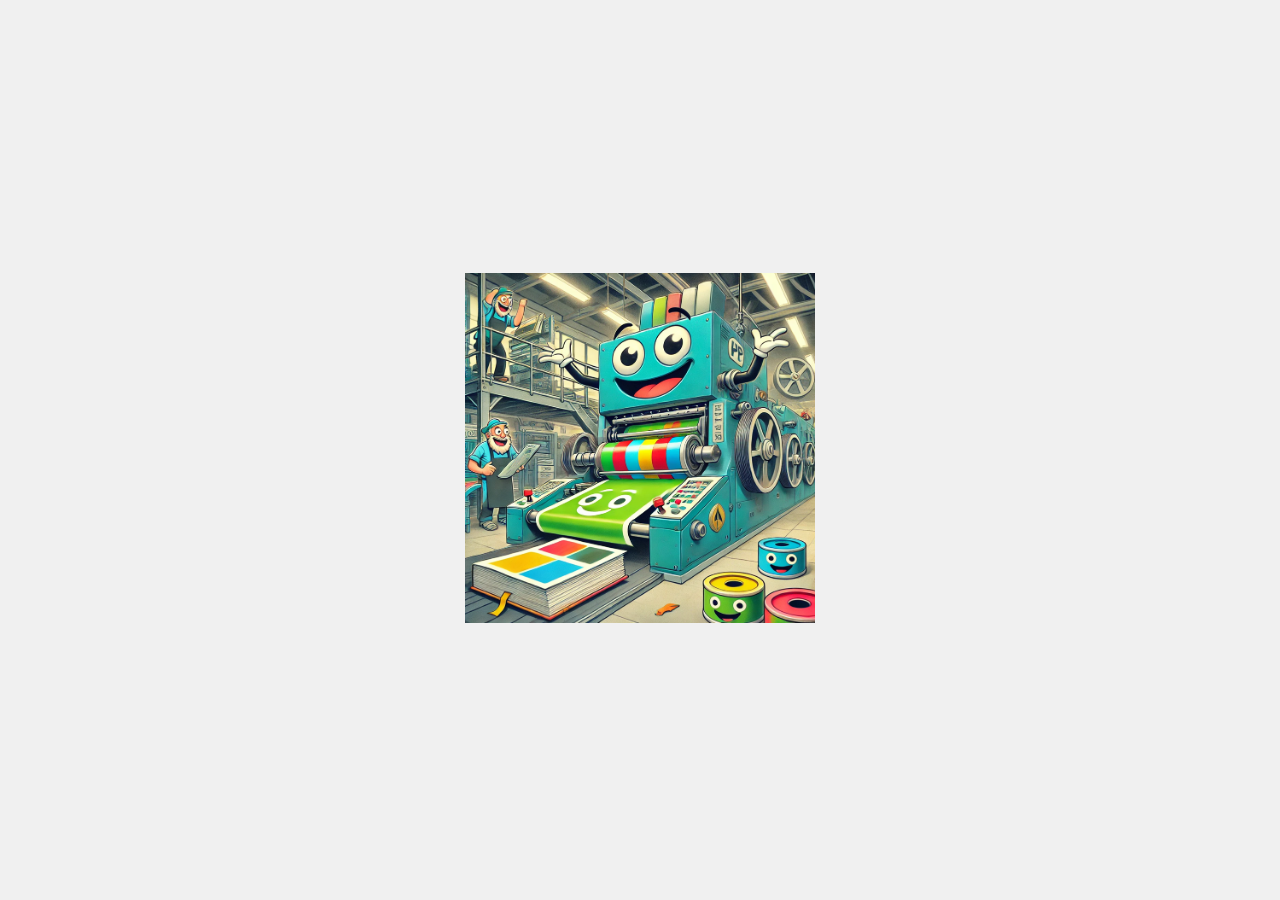
<file: index.html>
<!-- <!DOCTYPE html>
<html lang="en">
  <head>
    <meta charset="UTF-8" />
    <meta http-equiv="X-UA-Compatible" content="IE=edge" />
    <meta name="viewport" content="width=device-width, initial-scale=1.0" />
    <title>My original Resume</title>
    <link rel="preconnect" href="https://fonts.googleapis.com" />
    <link rel="preconnect" href="https://fonts.gstatic.com" crossorigin />
    <link
      href="https://fonts.googleapis.com/css2?family=Montserrat:wght@100..900&display=swap"
      rel="stylesheet"
    />
    <style>
      body {
        margin: 0;
        padding: 0;
        display: flex;
        justify-content: center;
        align-items: center;
        height: 100vh;
        background-color: #f0f0f0;
      }

      .portfolio {
        position: relative;
        display: inline-block;
        width: 350px;
      }

      .portfolio img {
        width: 100%;
      }

      .portfolio .descr {
        position: absolute;
        top: 0;
        left: 0;
        width: 100%;
        height: 100%;
        display: flex;
        justify-content: center;
        align-items: center;
        background-color: rgba(0, 0, 0, 0.7);
        opacity: 0;
        transition: opacity 0.3s ease;
      }

      .portfolio:hover .descr {
        opacity: 1;
      }

      .descr a {
        color: white;
        text-decoration: none;
        display: block;
        margin: 5px;
        padding: 10px;
        background-color: rgba(255, 255, 255, 0.3);
        border-radius: 5px;
      }

      .descr a:hover {
        background-color: rgba(255, 255, 255, 0.5);
      }
    </style>
  </head>

  <body>
    <div class="portfolio">
      <img src="img/karykature.png" alt="Karykatura" />
      <div class="descr">
        <a class="link" href="./en.html">EN</a>
        <a class="link" href="./ukr.html">UKR</a>
        <a class="link" href="./pl.html">PL</a>
      </div>
    </div>
  </body>
</html> -->
<!DOCTYPE html>
<html lang="en">
  <head>
    <meta charset="UTF-8" />
    <meta http-equiv="X-UA-Compatible" content="IE=edge" />
    <meta name="viewport" content="width=device-width, initial-scale=1.0" />
    <title>My original Resume</title>
    <link rel="preconnect" href="https://fonts.googleapis.com" />
    <link rel="preconnect" href="https://fonts.gstatic.com" crossorigin />
    <link
      href="https://fonts.googleapis.com/css2?family=Montserrat:wght@100..900&display=swap"
      rel="stylesheet"
    />
    <link rel="stylesheet" href="css/starter.css" />
  </head>
  <body>
    <div class="portfolio">
      <img src="img/karykature.png" alt="Karykatura" />
      <div class="descr">
        <a class="link" href="./en.html">EN</a>
        <a class="link" href="./ukr.html">UKR</a>
        <a class="link" href="./pl.html">PL</a>
      </div>
    </div>
  </body>
</html>
</file>
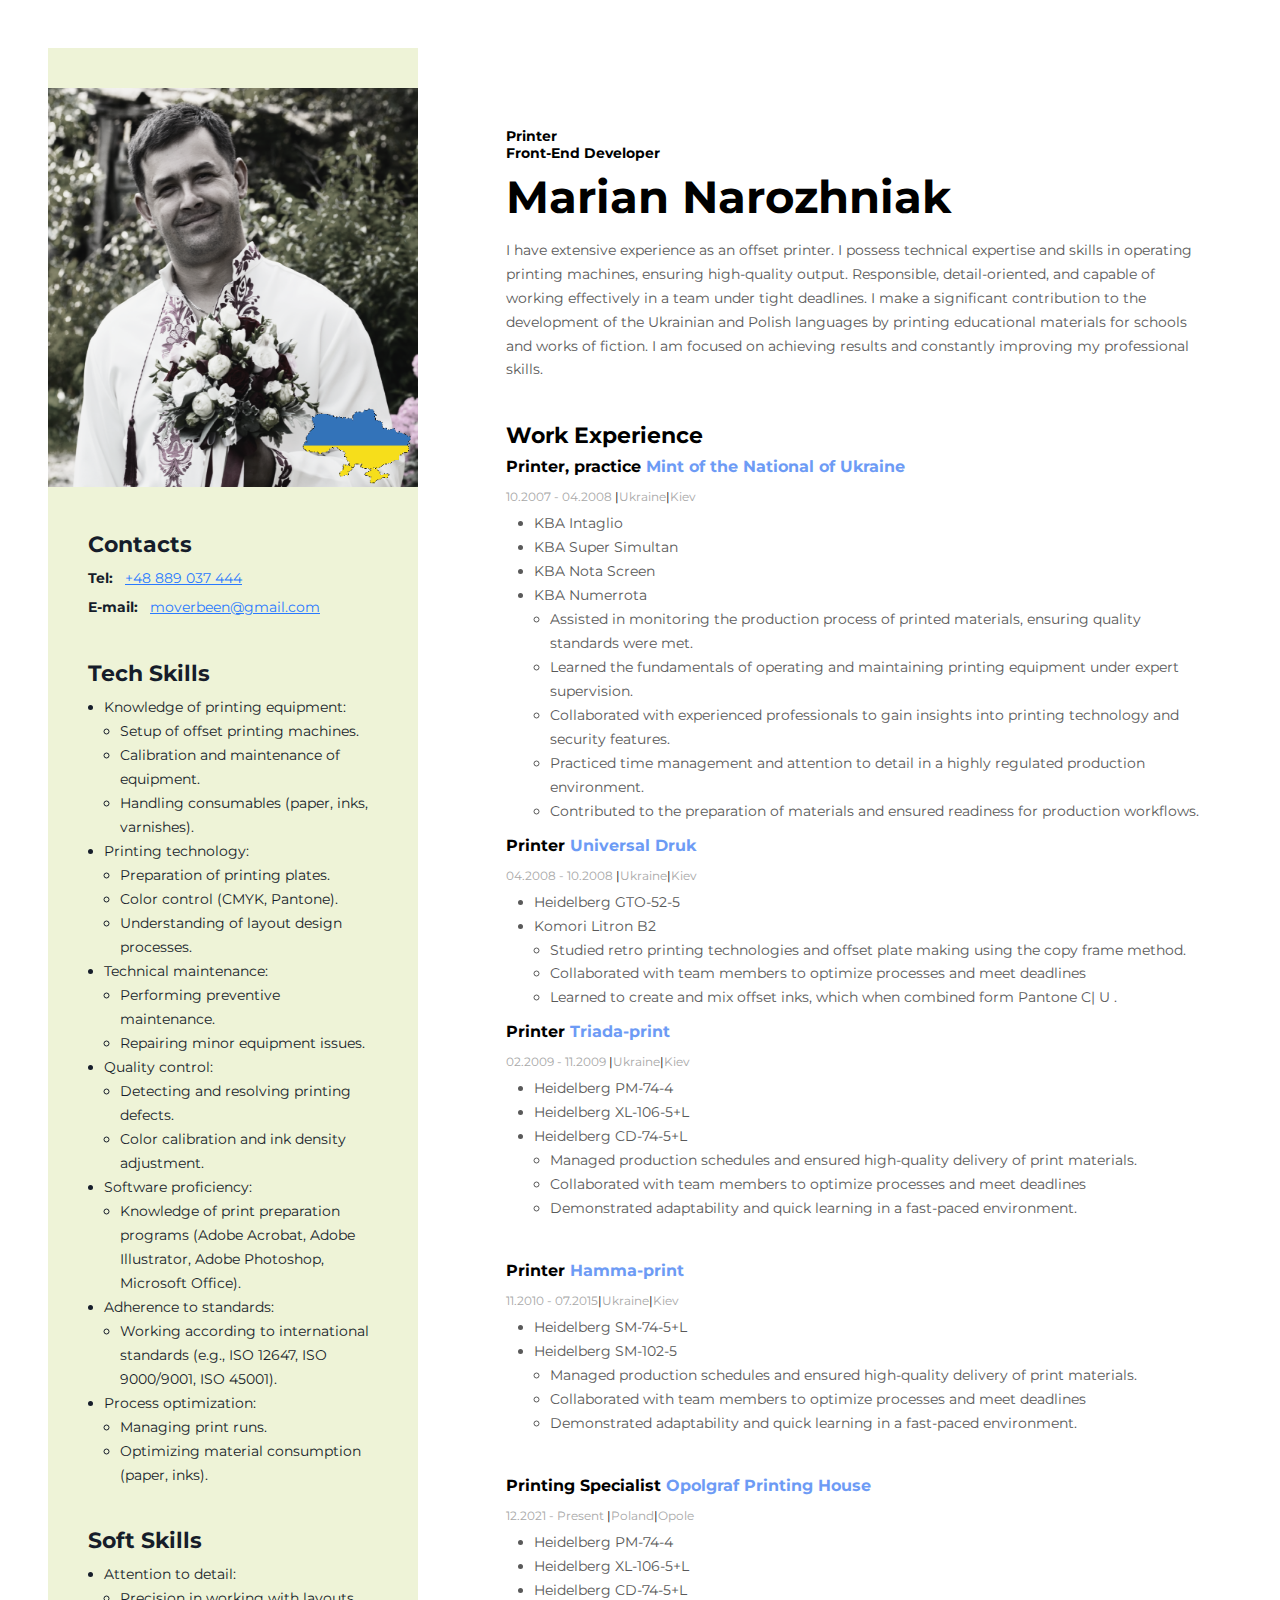
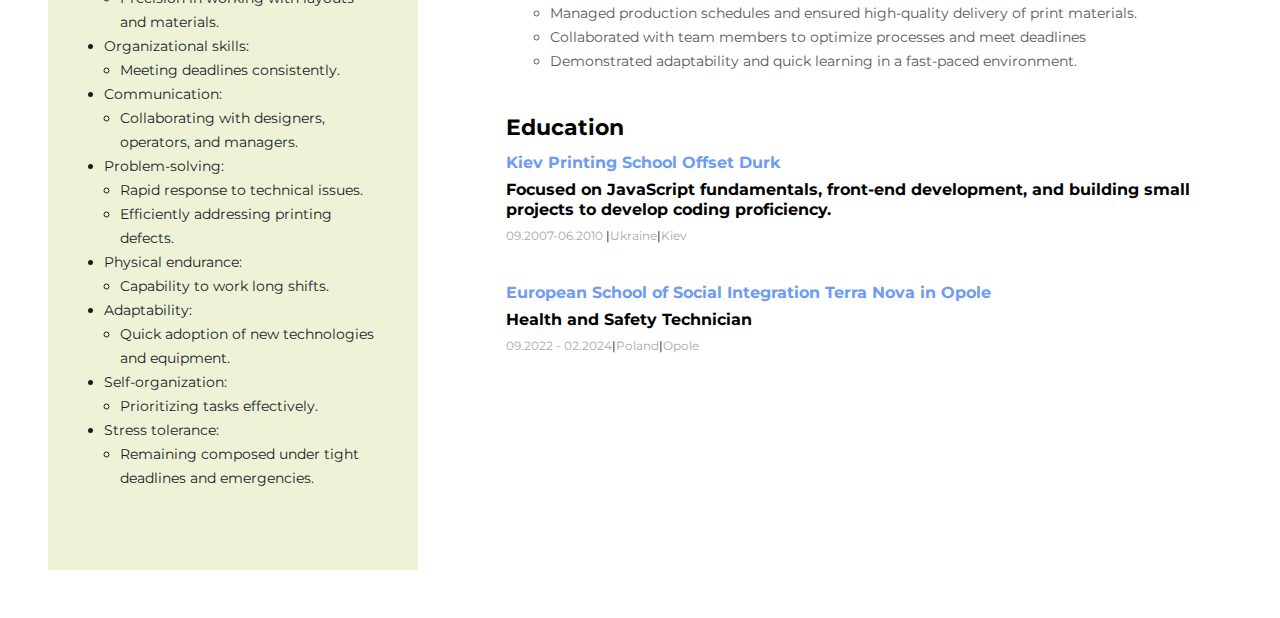
<file: en.html>
<!DOCTYPE html>
<html lang="en">
  <head>
    <meta charset="UTF-8" />
    <meta http-equiv="X-UA-Compatible" content="IE=edge" />
    <meta name="viewport" content="width=device-width, initial-scale=1.0" />
    <title>My_Resume_en</title>
    <link rel="preconnect" href="https://fonts.googleapis.com" />
    <link rel="preconnect" href="https://fonts.gstatic.com" crossorigin />
    <link
      href="https://fonts.googleapis.com/css2?family=Montserrat:wght@100..900&display=swap"
      rel="stylesheet"
    />
    <link rel="stylesheet" href="css/styles.css" />
  </head>

  <body>
    <!-- Wrapper -->
    <div class="wrapper">
      <!-- My content -->
      <div class="my-content">
        <!-- My info -->
        <div class="my-info">
          <h2 class="my-profesion">Printer<br />Front-End Developer</h2>
          <h1 class="my-name">Marian Narozhniak</h1>
          <p class="my-bio">
            I have extensive experience as an offset printer. I possess
            technical expertise and skills in operating printing machines,
            ensuring high-quality output. Responsible, detail-oriented, and
            capable of working effectively in a team under tight deadlines. I
            make a significant contribution to the development of the Ukrainian
            and Polish languages by printing educational materials for schools
            and works of fiction. I am focused on achieving results and
            constantly improving my professional skills.
          </p>
        </div>
        <!-- My Projects -->
        <!-- <div class="my-projects">
                <h3 class="projects">Projects</h3>
                <ol class="pojects-list">
                    <li class="my-projects-item">
                        <a class="my-projects-item-link" href="https://keen-piroshki-cece3f.netlify.app/"
                            target="_blank">Portfolio Website</a>
                        <span class="my-projects-item-tech">...............................[HTML, CSS]</span>
                    </li>
                    <li class="my-projects-item">
                        <a class="my-projects-item-link" href="https://keen-piroshki-cece3f.netlify.app/"
                            target="_blank">
                            Expense Tracker</a>
                        <span class="my-projects-item-tech">..................................[JavaScript, Utilized
                            DOM]</span>
                    </li>
                    <li class="my-projects-item">
                        <a class="my-projects-item-link" href="https://keen-piroshki-cece3f.netlify.app/"
                            target="_blank">
                            [Other Small Project]</a>
                        <span class="my-projects-item-tech">.......................[HTML, CSS]</span>
                    </li>
                </ol>
            </div> -->
        <!-- Work Experience -->
        <div class="work-experience">
          <h3 class="work-experience-title">Work Experience</h3>
          <!-- Company 1 -->
          <div class="company-1">
            <h4 class="job">
              Printer, practice
              <span class="company-name">Mint of the National of Ukraine</span>
            </h4>
            <p class="job-data">
              10.2007 - 04.2008 <span class="location">|</span>Ukraine<span
                class="location"
                >|</span
              >Kiev
            </p>
            <ul class="job-list">
              <li class="job-posicion">KBA Intaglio</li>
              <li class="job-posicion">KBA Super Simultan</li>
              <li class="job-posicion">KBA Nota Screen</li>
              <li class="job-posicion">KBA Numerrota</li>
              <ul class="job-list-dub">
                <li class="job-posicion">
                  Assisted in monitoring the production process of printed
                  materials, ensuring quality standards were met.
                </li>
                <li class="job-posicion">
                  Learned the fundamentals of operating and maintaining printing
                  equipment under expert supervision.
                </li>
                <li class="job-posicion">
                  Collaborated with experienced professionals to gain insights
                  into printing technology and security features.
                </li>
                <li class="job-posicion">
                  Practiced time management and attention to detail in a highly
                  regulated production environment.
                </li>
                <li class="job-posicion">
                  Contributed to the preparation of materials and ensured
                  readiness for production workflows.
                </li>
              </ul>
            </ul>
          </div>
          <!-- Company 2 -->
          <div class="company-2">
            <h4 class="job">
              Printer
              <span class="company-name">Universal Druk</span>
            </h4>
            <p class="job-data">
              04.2008 - 10.2008 <span class="location">|</span>Ukraine<span
                class="location"
                >|</span
              >Kiev
            </p>
            <ul class="job-list">
              <li class="job-posicion">Heidelberg GTO-52-5</li>
              <li class="job-posicion">Komori Litron B2</li>
              <ul class="job-list-dub">
                <li class="job-posicion">
                  Studied retro printing technologies and offset plate making
                  using the copy frame method.
                </li>
                <li class="job-posicion">
                  Collaborated with team members to optimize processes and meet
                  deadlines
                </li>
                <li class="job-posicion">
                  Learned to create and mix offset inks, which when combined
                  form Pantone C| U .
                </li>
              </ul>
            </ul>
          </div>
          <!-- Company 3 -->
          <div class="company-3">
            <h4 class="job">
              Printer
              <span class="company-name">Triada-print</span>
            </h4>
            <p class="job-data">
              02.2009 - 11.2009 <span class="location">|</span>Ukraine<span
                class="location"
                >|</span
              >Kiev
            </p>
            <ul class="job-list">
              <li class="job-posicion">Heidelberg PM-74-4</li>
              <li class="job-posicion">Heidelberg XL-106-5+L</li>
              <li class="job-posicion">Heidelberg CD-74-5+L</li>
              <ul class="job-list-dub">
                <li class="job-posicion">
                  Managed production schedules and ensured high-quality delivery
                  of print materials.
                </li>
                <li class="job-posicion">
                  Collaborated with team members to optimize processes and meet
                  deadlines
                </li>
                <li class="job-posicion">
                  Demonstrated adaptability and quick learning in a fast-paced
                  environment.
                </li>
              </ul>
            </ul>
          </div>
          <div class="company-3">
            <h4 class="job">
              Printer
              <span class="company-name">Hamma-print</span>
            </h4>
            <p class="job-data">
              11.2010 - 07.2015<span class="location">|</span>Ukraine<span
                class="location"
                >|</span
              >Kiev
            </p>
            <ul class="job-list">
              <li class="job-posicion">Heidelberg SM-74-5+L</li>
              <li class="job-posicion">Heidelberg SM-102-5</li>
              <ul class="job-list-dub">
                <li class="job-posicion">
                  Managed production schedules and ensured high-quality delivery
                  of print materials.
                </li>
                <li class="job-posicion">
                  Collaborated with team members to optimize processes and meet
                  deadlines
                </li>
                <li class="job-posicion">
                  Demonstrated adaptability and quick learning in a fast-paced
                  environment.
                </li>
              </ul>
            </ul>
          </div>
          <div class="company-3">
            <h4 class="job">
              Printing Specialist
              <span class="company-name">Opolgraf Printing House</span>
            </h4>
            <p class="job-data">
              12.2021 - Present <span class="location">|</span>Poland<span
                class="location"
                >|</span
              >Opole
            </p>
            <ul class="job-list">
              <li class="job-posicion">Heidelberg PM-74-4</li>
              <li class="job-posicion">Heidelberg XL-106-5+L</li>
              <li class="job-posicion">Heidelberg CD-74-5+L</li>
              <ul class="job-list-dub">
                <li class="job-posicion">
                  Managed production schedules and ensured high-quality delivery
                  of print materials.
                </li>
                <li class="job-posicion">
                  Collaborated with team members to optimize processes and meet
                  deadlines
                </li>
                <li class="job-posicion">
                  Demonstrated adaptability and quick learning in a fast-paced
                  environment.
                </li>
              </ul>
            </ul>
          </div>
        </div>
        <!-- Education -->
        <div class="edukation">
          <h3 class="edukation-title">Education</h3>
          <!-- Printing School -->
          <div class="scgol">
            <h4 class="schol-name">Kiev Printing School Offset Durk</h4>
            <h6 class="name-profession">
              Focused on JavaScript fundamentals, front-end development, and
              building small projects to develop coding proficiency.
            </h6>
            <p class="studi-data">
              09.2007-06.2010 <span class="location">|</span>Ukraine<span
                class="location"
                >|</span
              >Kiev
            </p>
          </div>

          <!-- Post-secondary School -->
          <div class="schol">
            <h4 class="schol-name">
              European School of Social Integration Terra Nova in Opole
            </h4>
            <h6 class="name-profession">Health and Safety Technician</h6>
            <p class="studi-data">
              09.2022 - 02.2024<span class="location">|</span>Poland<span
                class="location"
                >|</span
              >Opole
            </p>
          </div>
        </div>
      </div>
      <!-- Sidebar -->
      <aside class="sidebar">
        <img
          class="prof-picture"
          width="370"
          src="./img/photo.png"
          alt="Profile Picture"
        />

        <div class="sidebar-content">
          <!-- Contacts -->
          <div class="contacts-contaner">
            <h3 class="contacts-title">Contacts</h3>
            <p class="contacts-item">
              <span class="conts-typ">Tel:</span>
              <a class="contacts-linl" href="tel:+48889037444"
                >+48 889 037 444</a
              >
            </p>
            <p class="contacts-item">
              <span class="conts-typ">E-mail:</span>
              <a class="contacts-linl" href="mailto:moverbeen@gmail.com"
                >moverbeen@gmail.com</a
              >
            </p>
          </div>
          <!-- Tech Skills -->
          <div class="t-skills">
            <h3 class="skills-titke">Tech Skills</h3>
            <ul class="skills-list">
              <li class="skills-list-item">Knowledge of printing equipment:</li>
              <ul>
                <li class="skills-list-dubl">
                  Setup of offset printing machines.
                </li>
                <li class="skills-list-dubl">
                  Calibration and maintenance of equipment.
                </li>
                <li class="skills-list-dubl">
                  Handling consumables (paper, inks, varnishes).
                </li>
              </ul>
              <li class="skills-list-item">Printing technology:</li>
              <ul>
                <li class="skills-list-dubl">
                  Preparation of printing plates.
                </li>
                <li class="skills-list-dubl">Color control (CMYK, Pantone).</li>
                <li class="skills-list-dubl">
                  Understanding of layout design processes.
                </li>
              </ul>
              <li class="skills-list-item">Technical maintenance:</li>
              <ul>
                <li class="skills-list-dubl">
                  Performing preventive maintenance.
                </li>
                <li class="skills-list-dubl">
                  Repairing minor equipment issues.
                </li>
              </ul>
              <li class="skills-list-item">Quality control:</li>
              <ul>
                <li class="skills-list-dubl">
                  Detecting and resolving printing defects.
                </li>
                <li class="skills-list-dubl">
                  Color calibration and ink density adjustment.
                </li>
              </ul>
              <li class="skills-list-item">Software proficiency:</li>
              <ul>
                <li class="skills-list-dubl">
                  Knowledge of print preparation programs (Adobe Acrobat, Adobe
                  Illustrator, Adobe Photoshop, Microsoft Office).
                </li>
              </ul>
              <li class="skills-list-item">Adherence to standards:</li>
              <ul>
                <li class="skills-list-dubl">
                  Working according to international standards (e.g., ISO 12647,
                  ISO 9000/9001, ISO 45001).
                </li>
              </ul>
              <li class="skills-list-item">Process optimization:</li>
              <ul>
                <li class="skills-list-dubl">Managing print runs.</li>
                <li class="skills-list-dubl">
                  Optimizing material consumption (paper, inks).
                </li>
              </ul>
            </ul>
          </div>
          <!-- Soft Skills -->
          <div class="s-skills">
            <h3 class="skills-titke">Soft Skills</h3>
            <ul class="skills-list">
              <li class="skills-list-item">Attention to detail:</li>
              <ul>
                <li class="skills-list-dubl">
                  Precision in working with layouts and materials.
                </li>
              </ul>
              <li class="skills-list-item">Organizational skills:</li>
              <ul>
                <li class="skills-list-dubl">
                  Meeting deadlines consistently.
                </li>
              </ul>
              <li class="skills-list-item">Communication:</li>
              <ul>
                <li class="skills-list-dubl">
                  Collaborating with designers, operators, and managers.
                </li>
              </ul>
              <li class="skills-list-item">Problem-solving:</li>
              <ul>
                <li class="skills-list-dubl">
                  Rapid response to technical issues.
                </li>
                <li class="skills-list-dubl">
                  Efficiently addressing printing defects.
                </li>
              </ul>
              <li class="skills-list-item">Physical endurance:</li>
              <ul>
                <li class="skills-list-dubl">
                  Capability to work long shifts.
                </li>
              </ul>
              <li class="skills-list-item">Adaptability:</li>
              <ul>
                <li class="skills-list-dubl">
                  Quick adoption of new technologies and equipment.
                </li>
              </ul>
              <li class="skills-list-item">Self-organization:</li>
              <ul>
                <li class="skills-list-dubl">
                  Prioritizing tasks effectively.
                </li>
              </ul>
              <li class="skills-list-item">Stress tolerance:</li>
              <ul>
                <li class="skills-list-dubl">
                  Remaining composed under tight deadlines and emergencies.
                </li>
              </ul>
            </ul>
          </div>
        </div>
      </aside>
    </div>
  </body>
</html>
</file>
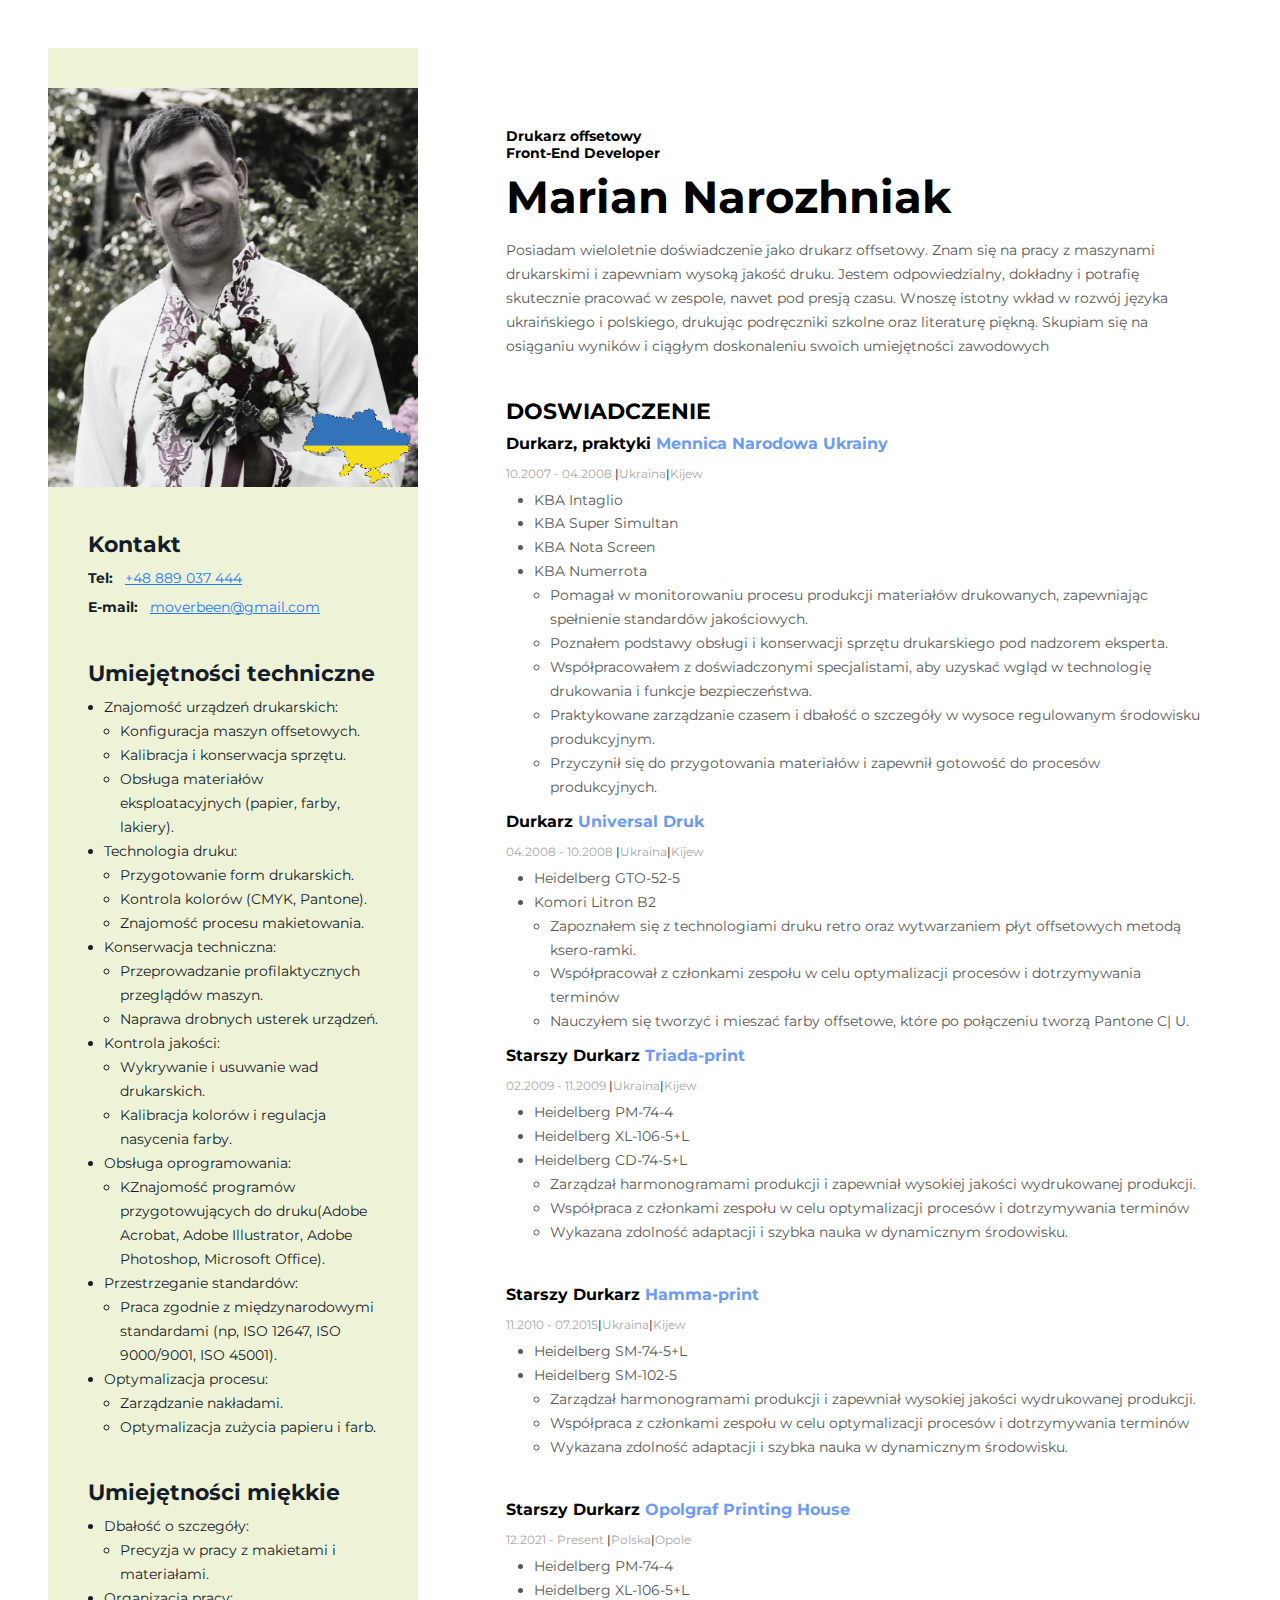
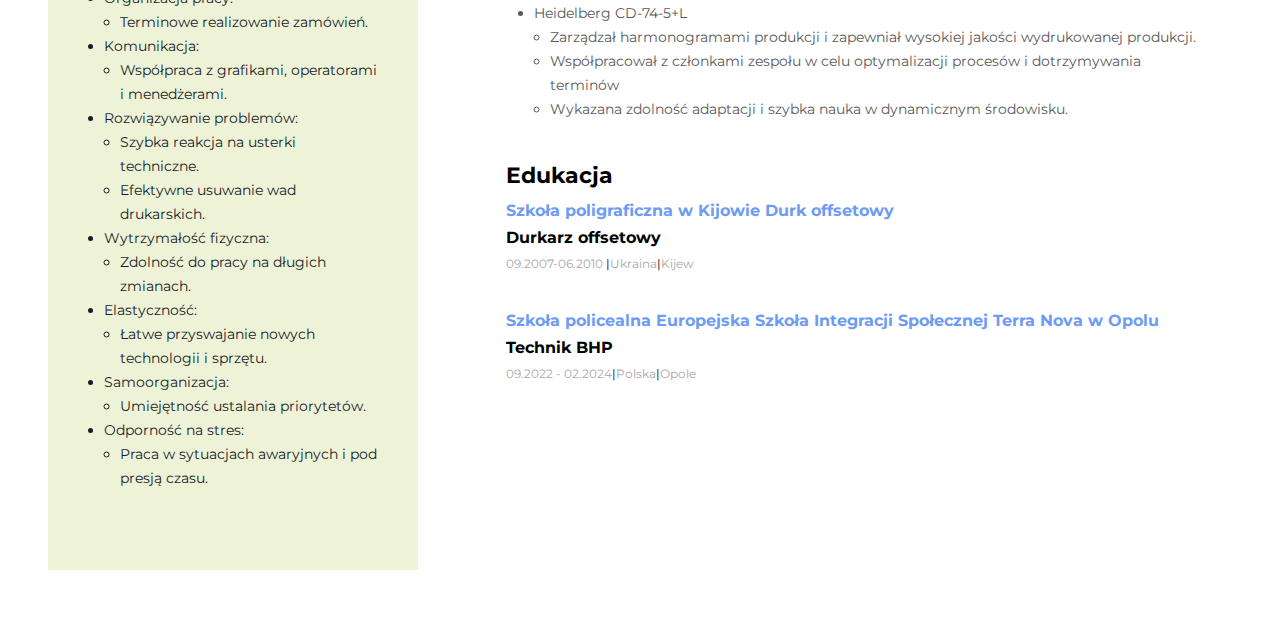
<file: pl.html>
<!DOCTYPE html>
<html lang="pl">
  <head>
    <meta charset="UTF-8" />
    <meta http-equiv="X-UA-Compatible" content="IE=edge" />
    <meta name="viewport" content="width=device-width, initial-scale=1.0" />
    <title>My_Resume_pl</title>
    <link rel="preconnect" href="https://fonts.googleapis.com" />
    <link rel="preconnect" href="https://fonts.gstatic.com" crossorigin />
    <link
      href="https://fonts.googleapis.com/css2?family=Montserrat:wght@100..900&display=swap"
      rel="stylesheet"
    />
    <link rel="stylesheet" href="css/styles.css" />
  </head>

  <body>
    <!-- Wrapper -->
    <div class="wrapper">
      <!-- My content -->
      <div class="my-content">
        <!-- My info -->
        <div class="my-info">
          <h2 class="my-profesion">
            Drukarz offsetowy<br />Front-End Developer
          </h2>
          <h1 class="my-name">Marian Narozhniak</h1>
          <p class="my-bio">
            Posiadam wieloletnie doświadczenie jako drukarz offsetowy. Znam się
            na pracy z maszynami drukarskimi i zapewniam wysoką jakość druku.
            Jestem odpowiedzialny, dokładny i potrafię skutecznie pracować w
            zespole, nawet pod presją czasu. Wnoszę istotny wkład w rozwój
            języka ukraińskiego i polskiego, drukując podręczniki szkolne oraz
            literaturę piękną. Skupiam się na osiąganiu wyników i ciągłym
            doskonaleniu swoich umiejętności zawodowych
          </p>
        </div>
        <!-- My Projects -->
        <!-- <div class="my-projects">
                <h3 class="projects">Projects</h3>
                <ol class="pojects-list">
                    <li class="my-projects-item">
                        <a class="my-projects-item-link" href="https://keen-piroshki-cece3f.netlify.app/"
                            target="_blank">Portfolio Website</a>
                        <span class="my-projects-item-tech">...............................[HTML, CSS]</span>
                    </li>
                    <li class="my-projects-item">
                        <a class="my-projects-item-link" href="https://keen-piroshki-cece3f.netlify.app/"
                            target="_blank">
                            Expense Tracker</a>
                        <span class="my-projects-item-tech">..................................[JavaScript, Utilized
                            DOM]</span>
                    </li>
                    <li class="my-projects-item">
                        <a class="my-projects-item-link" href="https://keen-piroshki-cece3f.netlify.app/"
                            target="_blank">
                            [Other Small Project]</a>
                        <span class="my-projects-item-tech">.......................[HTML, CSS]</span>
                    </li>
                </ol>
            </div> -->
        <!-- Work Experience -->
        <div class="work-experience">
          <h3 class="work-experience-title">DOSWIADCZENIE</h3>
          <!-- Company 1 -->
          <div class="company-1">
            <h4 class="job">
              Durkarz, praktyki
              <span class="company-name">Mennica Narodowa Ukrainy</span>
            </h4>
            <p class="job-data">
              10.2007 - 04.2008 <span class="location">|</span>Ukraina<span
                class="location"
                >|</span
              >Kijew
            </p>
            <ul class="job-list">
              <li class="job-posicion">KBA Intaglio</li>
              <li class="job-posicion">KBA Super Simultan</li>
              <li class="job-posicion">KBA Nota Screen</li>
              <li class="job-posicion">KBA Numerrota</li>
              <ul class="job-list-dub">
                <li class="job-posicion">
                  Pomagał w monitorowaniu procesu produkcji materiałów
                  drukowanych, zapewniając spełnienie standardów jakościowych.
                </li>
                <li class="job-posicion">
                  Poznałem podstawy obsługi i konserwacji sprzętu drukarskiego
                  pod nadzorem eksperta.
                </li>
                <li class="job-posicion">
                  Współpracowałem z doświadczonymi specjalistami, aby uzyskać
                  wgląd w technologię drukowania i funkcje bezpieczeństwa.
                </li>
                <li class="job-posicion">
                  Praktykowane zarządzanie czasem i dbałość o szczegóły w wysoce
                  regulowanym środowisku produkcyjnym.
                </li>
                <li class="job-posicion">
                  Przyczynił się do przygotowania materiałów i zapewnił gotowość
                  do procesów produkcyjnych.
                </li>
              </ul>
            </ul>
          </div>
          <!-- Company 2 -->
          <div class="company-2">
            <h4 class="job">
              Durkarz
              <span class="company-name">Universal Druk</span>
            </h4>
            <p class="job-data">
              04.2008 - 10.2008 <span class="location">|</span>Ukraina<span
                class="location"
                >|</span
              >Kijew
            </p>
            <ul class="job-list">
              <li class="job-posicion">Heidelberg GTO-52-5</li>
              <li class="job-posicion">Komori Litron B2</li>
              <ul class="job-list-dub">
                <li class="job-posicion">
                  Zapoznałem się z technologiami druku retro oraz wytwarzaniem
                  płyt offsetowych metodą ksero-ramki.
                </li>
                <li class="job-posicion">
                  Współpracował z członkami zespołu w celu optymalizacji
                  procesów i dotrzymywania terminów
                </li>
                <li class="job-posicion">
                  Nauczyłem się tworzyć i mieszać farby offsetowe, które po
                  połączeniu tworzą Pantone C| U.
                </li>
              </ul>
            </ul>
          </div>
          <!-- Company 3 -->
          <div class="company-3">
            <h4 class="job">
              Starszy Durkarz
              <span class="company-name">Triada-print</span>
            </h4>
            <p class="job-data">
              02.2009 - 11.2009 <span class="location">|</span>Ukraina<span
                class="location"
                >|</span
              >Kijew
            </p>
            <ul class="job-list">
              <li class="job-posicion">Heidelberg PM-74-4</li>
              <li class="job-posicion">Heidelberg XL-106-5+L</li>
              <li class="job-posicion">Heidelberg CD-74-5+L</li>
              <ul class="job-list-dub">
                <li class="job-posicion">
                  Zarządzał harmonogramami produkcji i zapewniał wysokiej
                  jakości wydrukowanej produkcji.
                </li>
                <li class="job-posicion">
                  Współpraca z członkami zespołu w celu optymalizacji procesów i
                  dotrzymywania terminów
                </li>
                <li class="job-posicion">
                  Wykazana zdolność adaptacji i szybka nauka w dynamicznym
                  środowisku.
                </li>
              </ul>
            </ul>
          </div>
          <div class="company-3">
            <h4 class="job">
              Starszy Durkarz
              <span class="company-name">Hamma-print</span>
            </h4>
            <p class="job-data">
              11.2010 - 07.2015<span class="location">|</span>Ukraina<span
                class="location"
                >|</span
              >Kijew
            </p>
            <ul class="job-list">
              <li class="job-posicion">Heidelberg SM-74-5+L</li>
              <li class="job-posicion">Heidelberg SM-102-5</li>
              <ul class="job-list-dub">
                <li class="job-posicion">
                  Zarządzał harmonogramami produkcji i zapewniał wysokiej
                  jakości wydrukowanej produkcji.
                </li>
                <li class="job-posicion">
                  Współpraca z członkami zespołu w celu optymalizacji procesów i
                  dotrzymywania terminów
                </li>
                <li class="job-posicion">
                  Wykazana zdolność adaptacji i szybka nauka w dynamicznym
                  środowisku.
                </li>
              </ul>
            </ul>
          </div>
          <div class="company-3">
            <h4 class="job">
              Starszy Durkarz
              <span class="company-name">Opolgraf Printing House</span>
            </h4>
            <p class="job-data">
              12.2021 - Present <span class="location">|</span>Polska<span
                class="location"
                >|</span
              >Opole
            </p>
            <ul class="job-list">
              <li class="job-posicion">Heidelberg PM-74-4</li>
              <li class="job-posicion">Heidelberg XL-106-5+L</li>
              <li class="job-posicion">Heidelberg CD-74-5+L</li>
              <ul class="job-list-dub">
                <li class="job-posicion">
                  Zarządzał harmonogramami produkcji i zapewniał wysokiej
                  jakości wydrukowanej produkcji.
                </li>
                <li class="job-posicion">
                  Współpracował z członkami zespołu w celu optymalizacji
                  procesów i dotrzymywania terminów
                </li>
                <li class="job-posicion">
                  Wykazana zdolność adaptacji i szybka nauka w dynamicznym
                  środowisku.
                </li>
              </ul>
            </ul>
          </div>
        </div>
        <!-- Education -->
        <div class="edukation">
          <h3 class="edukation-title">Edukacja</h3>
          <!-- Printing School -->
          <div class="scgol">
            <h4 class="schol-name">
              Szkoła poligraficzna w Kijowie Durk offsetowy
            </h4>
            <h6 class="name-profession">Durkarz offsetowy</h6>
            <p class="studi-data">
              09.2007-06.2010 <span class="location">|</span>Ukraina<span
                class="location"
                >|</span
              >Kijew
            </p>
          </div>

          <!-- Post-secondary School -->
          <div class="schol">
            <h4 class="schol-name">
              Szkoła policealna Europejska Szkoła Integracji Społecznej Terra
              Nova w Opolu
            </h4>
            <h6 class="name-profession">Technik BHP</h6>
            <p class="studi-data">
              09.2022 - 02.2024<span class="location">|</span>Polska<span
                class="location"
                >|</span
              >Opole
            </p>
          </div>
        </div>
      </div>
      <!-- Sidebar -->
      <aside class="sidebar">
        <img
          class="prof-picture"
          width="370"
          src="./img/photo.png"
          alt="Profile Picture"
        />

        <div class="sidebar-content">
          <!-- Contacts -->
          <div class="contacts-contaner">
            <h3 class="contacts-title">Kontakt</h3>
            <p class="contacts-item">
              <span class="conts-typ">Tel:</span>
              <a class="contacts-linl" href="tel:+48889037444"
                >+48 889 037 444</a
              >
            </p>
            <p class="contacts-item">
              <span class="conts-typ">E-mail:</span>
              <a class="contacts-linl" href="mailto:moverbeen@gmail.com"
                >moverbeen@gmail.com</a
              >
            </p>
          </div>
          <!-- Tech Skills -->
          <div class="t-skills">
            <h3 class="skills-titke">Umiejętności techniczne</h3>
            <ul class="skills-list">
              <li class="skills-list-item">Znajomość urządzeń drukarskich:</li>
              <ul>
                <li class="skills-list-dubl">
                  Konfiguracja maszyn offsetowych.
                </li>
                <li class="skills-list-dubl">
                  Kalibracja i konserwacja sprzętu.
                </li>
                <li class="skills-list-dubl">
                  Obsługa materiałów eksploatacyjnych (papier, farby, lakiery).
                </li>
              </ul>
              <li class="skills-list-item">Technologia druku:</li>
              <ul>
                <li class="skills-list-dubl">
                  Przygotowanie form drukarskich.
                </li>
                <li class="skills-list-dubl">
                  Kontrola kolorów (CMYK, Pantone).
                </li>
                <li class="skills-list-dubl">
                  Znajomość procesu makietowania.
                </li>
              </ul>
              <li class="skills-list-item">Konserwacja techniczna:</li>
              <ul>
                <li class="skills-list-dubl">
                  Przeprowadzanie profilaktycznych przeglądów maszyn.
                </li>
                <li class="skills-list-dubl">
                  Naprawa drobnych usterek urządzeń.
                </li>
              </ul>
              <li class="skills-list-item">Kontrola jakości:</li>
              <ul>
                <li class="skills-list-dubl">
                  Wykrywanie i usuwanie wad drukarskich.
                </li>
                <li class="skills-list-dubl">
                  Kalibracja kolorów i regulacja nasycenia farby.
                </li>
              </ul>
              <li class="skills-list-item">Obsługa oprogramowania:</li>
              <ul>
                <li class="skills-list-dubl">
                  KZnajomość programów przygotowujących do druku(Adobe Acrobat,
                  Adobe Illustrator, Adobe Photoshop, Microsoft Office).
                </li>
              </ul>
              <li class="skills-list-item">Przestrzeganie standardów:</li>
              <ul>
                <li class="skills-list-dubl">
                  Praca zgodnie z międzynarodowymi standardami (np, ISO 12647,
                  ISO 9000/9001, ISO 45001).
                </li>
              </ul>
              <li class="skills-list-item">Optymalizacja procesu:</li>
              <ul>
                <li class="skills-list-dubl">Zarządzanie nakładami.</li>
                <li class="skills-list-dubl">
                  Optymalizacja zużycia papieru i farb.
                </li>
              </ul>
            </ul>
          </div>
          <!-- Soft Skills -->
          <div class="s-skills">
            <h3 class="skills-titke">Umiejętności miękkie</h3>
            <ul class="skills-list">
              <li class="skills-list-item">Dbałość o szczegóły:</li>
              <ul>
                <li class="skills-list-dubl">
                  Precyzja w pracy z makietami i materiałami.
                </li>
              </ul>
              <li class="skills-list-item">Organizacja pracy:</li>
              <ul>
                <li class="skills-list-dubl">
                  Terminowe realizowanie zamówień.
                </li>
              </ul>
              <li class="skills-list-item">Komunikacja:</li>
              <ul>
                <li class="skills-list-dubl">
                  Współpraca z grafikami, operatorami i menedżerami.
                </li>
              </ul>
              <li class="skills-list-item">Rozwiązywanie problemów:</li>
              <ul>
                <li class="skills-list-dubl">
                  Szybka reakcja na usterki techniczne.
                </li>
                <li class="skills-list-dubl">
                  Efektywne usuwanie wad drukarskich.
                </li>
              </ul>
              <li class="skills-list-item">Wytrzymałość fizyczna:</li>
              <ul>
                <li class="skills-list-dubl">
                  Zdolność do pracy na długich zmianach.
                </li>
              </ul>
              <li class="skills-list-item">Elastyczność:</li>
              <ul>
                <li class="skills-list-dubl">
                  Łatwe przyswajanie nowych technologii i sprzętu.
                </li>
              </ul>
              <li class="skills-list-item">Samoorganizacja:</li>
              <ul>
                <li class="skills-list-dubl">
                  Umiejętność ustalania priorytetów.
                </li>
              </ul>
              <li class="skills-list-item">Odporność na stres:</li>
              <ul>
                <li class="skills-list-dubl">
                  Praca w sytuacjach awaryjnych i pod presją czasu.
                </li>
              </ul>
            </ul>
          </div>
        </div>
      </aside>
    </div>
  </body>
</html>
</file>
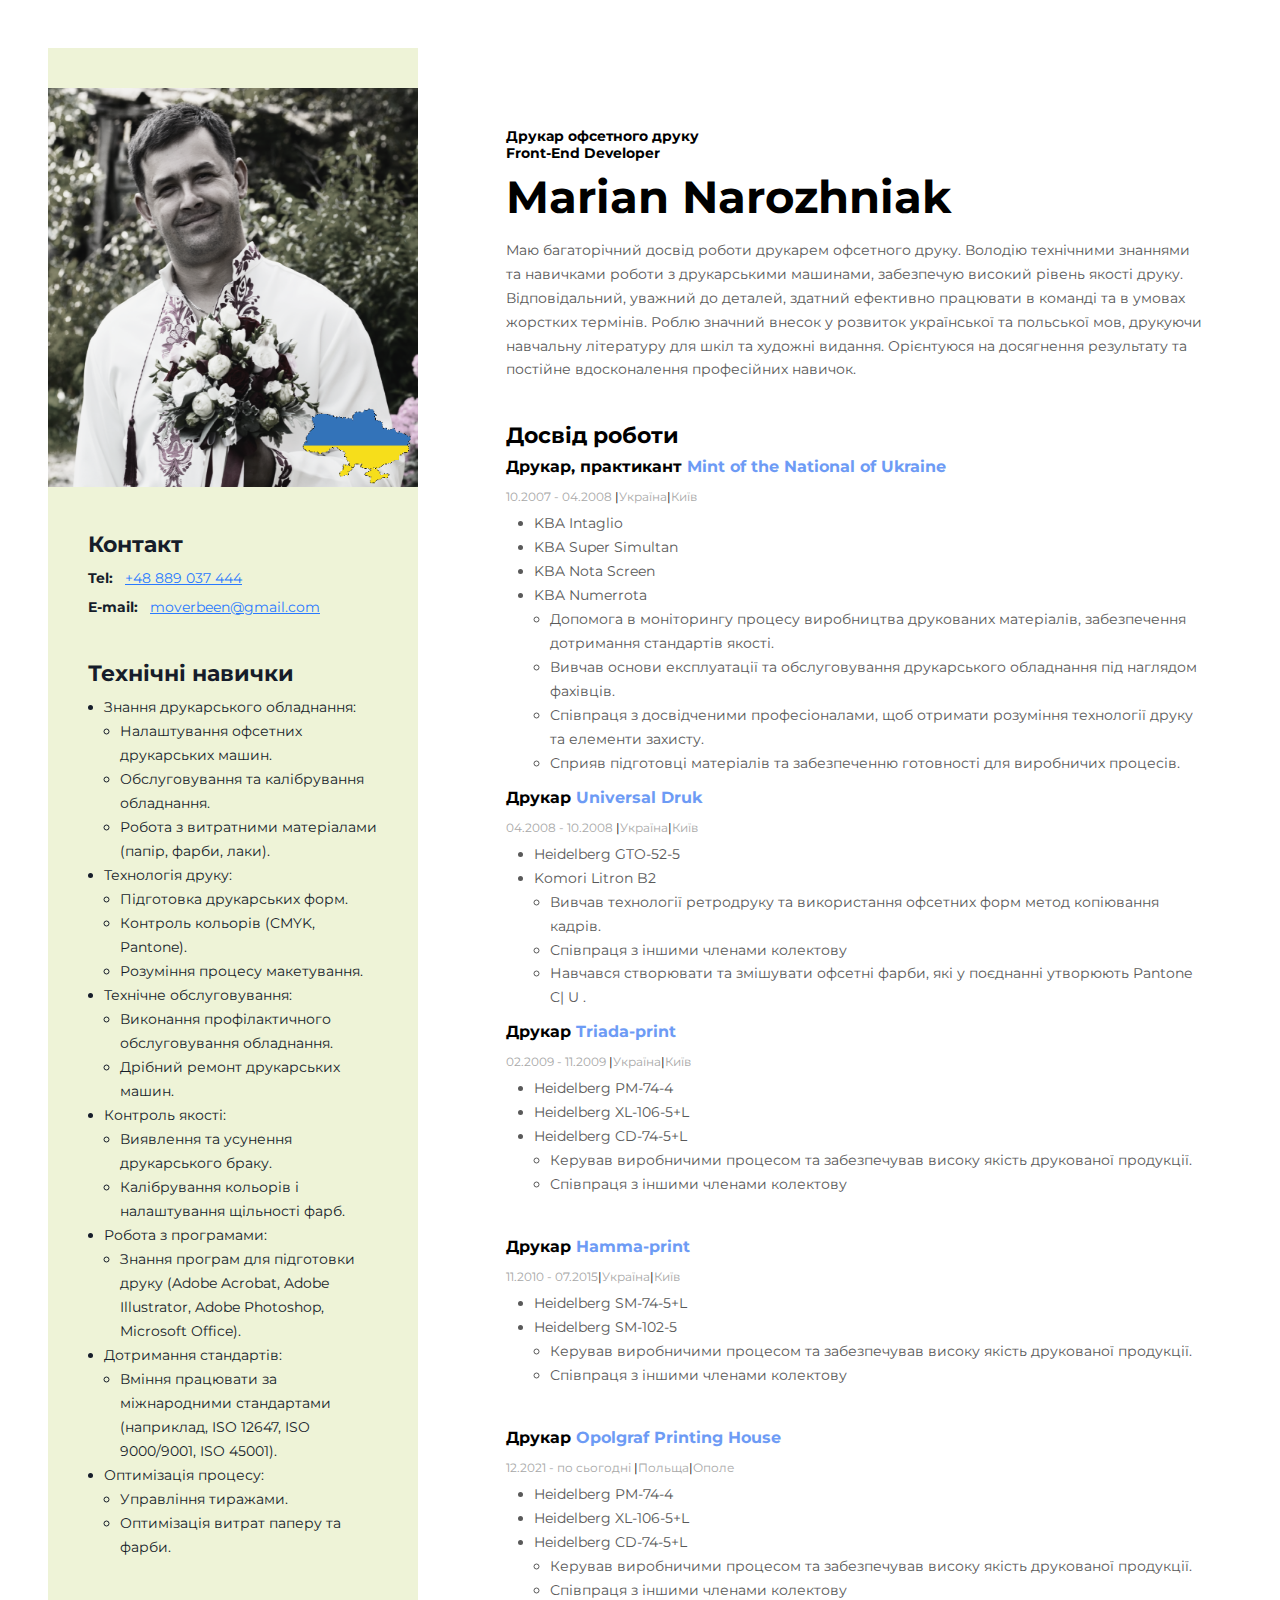
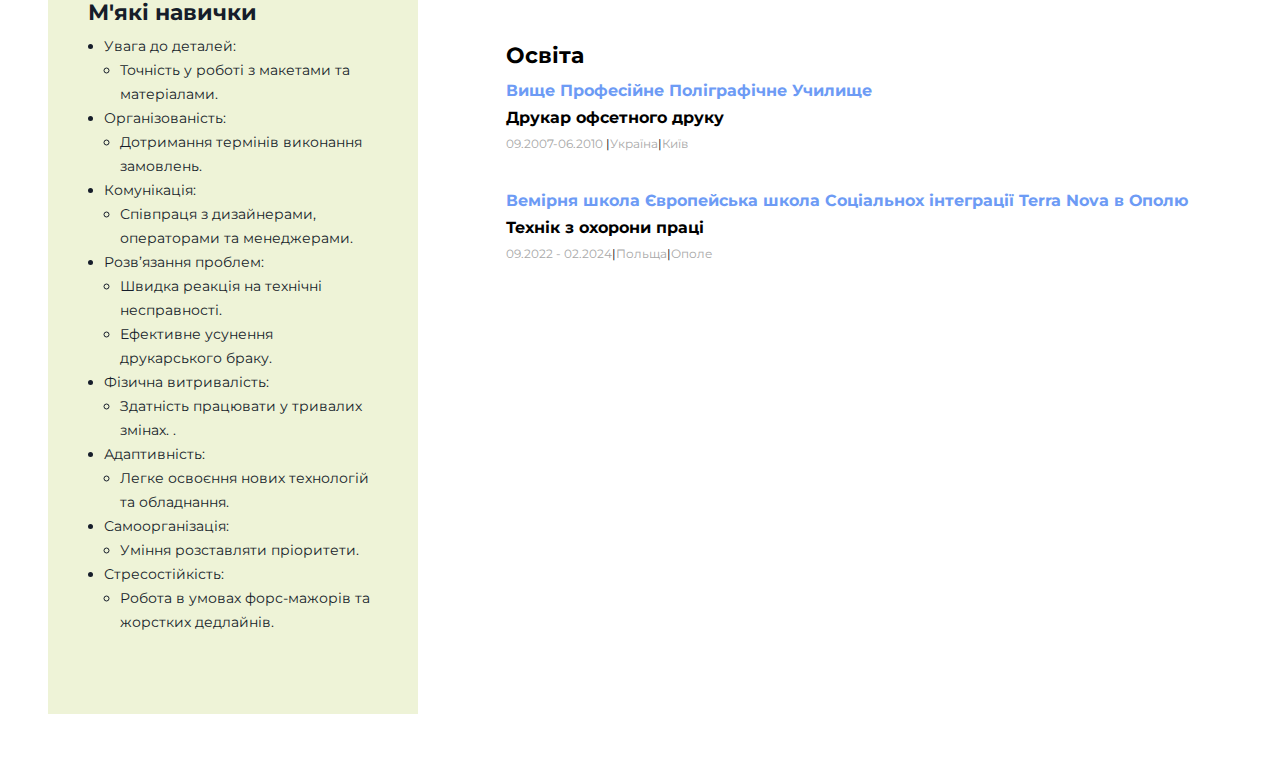
<file: ukr.html>
<!DOCTYPE html>
<html lang="uk">
  <head>
    <meta charset="UTF-8" />
    <meta http-equiv="X-UA-Compatible" content="IE=edge" />
    <meta name="viewport" content="width=device-width, initial-scale=1.0" />
    <title>My_Resume_ukr</title>
    <link rel="preconnect" href="https://fonts.googleapis.com" />
    <link rel="preconnect" href="https://fonts.gstatic.com" crossorigin />
    <link
      href="https://fonts.googleapis.com/css2?family=Montserrat:wght@100..900&display=swap"
      rel="stylesheet"
    />
    <link rel="stylesheet" href="css/styles.css" />
  </head>

  <body>
    <!-- Wrapper -->
    <div class="wrapper">
      <!-- My content -->
      <div class="my-content">
        <!-- My info -->
        <div class="my-info">
          <h2 class="my-profesion">
            Друкар офсетного друку<br />Front-End Developer
          </h2>
          <h1 class="my-name">Marian Narozhniak</h1>
          <p class="my-bio">
            Маю багаторічний досвід роботи друкарем офсетного друку. Володію
            технічними знаннями та навичками роботи з друкарськими машинами,
            забезпечую високий рівень якості друку. Відповідальний, уважний до
            деталей, здатний ефективно працювати в команді та в умовах жорстких
            термінів. Роблю значний внесок у розвиток української та польської
            мов, друкуючи навчальну літературу для шкіл та художні видання.
            Орієнтуюся на досягнення результату та постійне вдосконалення
            професійних навичок.
          </p>
        </div>
        <!-- My Projects -->
        <!-- <div class="my-projects">
                <h3 class="projects">Projects</h3>
                <ol class="pojects-list">
                    <li class="my-projects-item">
                        <a class="my-projects-item-link" href="https://keen-piroshki-cece3f.netlify.app/"
                            target="_blank">Portfolio Website</a>
                        <span class="my-projects-item-tech">...............................[HTML, CSS]</span>
                    </li>
                    <li class="my-projects-item">
                        <a class="my-projects-item-link" href="https://keen-piroshki-cece3f.netlify.app/"
                            target="_blank">
                            Expense Tracker</a>
                        <span class="my-projects-item-tech">..................................[JavaScript, Utilized
                            DOM]</span>
                    </li>
                    <li class="my-projects-item">
                        <a class="my-projects-item-link" href="https://keen-piroshki-cece3f.netlify.app/"
                            target="_blank">
                            [Other Small Project]</a>
                        <span class="my-projects-item-tech">.......................[HTML, CSS]</span>
                    </li>
                </ol>
            </div> -->
        <!-- Work Experience -->
        <div class="work-experience">
          <h3 class="work-experience-title">Досвід роботи</h3>
          <!-- Company 1 -->
          <div class="company-1">
            <h4 class="job">
              Друкар, практикант
              <span class="company-name">Mint of the National of Ukraine</span>
            </h4>
            <p class="job-data">
              10.2007 - 04.2008 <span class="location">|</span>Україна<span
                class="location"
                >|</span
              >Київ
            </p>
            <ul class="job-list">
              <li class="job-posicion">KBA Intaglio</li>
              <li class="job-posicion">KBA Super Simultan</li>
              <li class="job-posicion">KBA Nota Screen</li>
              <li class="job-posicion">KBA Numerrota</li>
              <ul class="job-list-dub">
                <li class="job-posicion">
                  Допомога в моніторингу процесу виробництва друкованих
                  матеріалів, забезпечення дотримання стандартів якості.
                </li>
                <li class="job-posicion">
                  Вивчав основи експлуатації та обслуговування друкарського
                  обладнання під наглядом фахівців.
                </li>
                <li class="job-posicion">
                  Співпраця з досвідченими професіоналами, щоб отримати
                  розуміння технології друку та елементи захисту.
                </li>
                <li class="job-posicion">
                  Сприяв підготовці матеріалів та забезпеченню готовності для
                  виробничих процесів.
                </li>
              </ul>
            </ul>
          </div>
          <!-- Company 2 -->
          <div class="company-2">
            <h4 class="job">
              Друкар
              <span class="company-name">Universal Druk</span>
            </h4>
            <p class="job-data">
              04.2008 - 10.2008 <span class="location">|</span>Україна<span
                class="location"
                >|</span
              >Київ
            </p>
            <ul class="job-list">
              <li class="job-posicion">Heidelberg GTO-52-5</li>
              <li class="job-posicion">Komori Litron B2</li>
              <ul class="job-list-dub">
                <li class="job-posicion">
                  Вивчав технології ретродруку та використання офсетних форм
                  метод копіювання кадрів.
                </li>
                <li class="job-posicion">
                  Співпраця з іншими членами колектову
                </li>
                <li class="job-posicion">
                  Навчався створювати та змішувати офсетні фарби, які у
                  поєднанні утворюють Pantone C| U .
                </li>
              </ul>
            </ul>
          </div>
          <!-- Company 3 -->
          <div class="company-3">
            <h4 class="job">
              Друкар
              <span class="company-name">Triada-print</span>
            </h4>
            <p class="job-data">
              02.2009 - 11.2009 <span class="location">|</span>Україна<span
                class="location"
                >|</span
              >Київ
            </p>
            <ul class="job-list">
              <li class="job-posicion">Heidelberg PM-74-4</li>
              <li class="job-posicion">Heidelberg XL-106-5+L</li>
              <li class="job-posicion">Heidelberg CD-74-5+L</li>
              <ul class="job-list-dub">
                <li class="job-posicion">
                  Керував виробничими процесом та забезпечував високу якість
                  друкованої продукції.
                </li>
                <li class="job-posicion">
                  Співпраця з іншими членами колектову
                </li>
              </ul>
            </ul>
          </div>
          <div class="company-3">
            <h4 class="job">
              Друкар
              <span class="company-name">Hamma-print</span>
            </h4>
            <p class="job-data">
              11.2010 - 07.2015<span class="location">|</span>Україна<span
                class="location"
                >|</span
              >Київ
            </p>
            <ul class="job-list">
              <li class="job-posicion">Heidelberg SM-74-5+L</li>
              <li class="job-posicion">Heidelberg SM-102-5</li>
              <ul class="job-list-dub">
                <li class="job-posicion">
                  Керував виробничими процесом та забезпечував високу якість
                  друкованої продукції.
                </li>
                <li class="job-posicion">
                  Співпраця з іншими членами колектову
                </li>
              </ul>
            </ul>
          </div>
          <div class="company-3">
            <h4 class="job">
              Друкар
              <span class="company-name">Opolgraf Printing House</span>
            </h4>
            <p class="job-data">
              12.2021 - по сьогодні <span class="location">|</span>Польща<span
                class="location"
                >|</span
              >Ополе
            </p>
            <ul class="job-list">
              <li class="job-posicion">Heidelberg PM-74-4</li>
              <li class="job-posicion">Heidelberg XL-106-5+L</li>
              <li class="job-posicion">Heidelberg CD-74-5+L</li>
              <ul class="job-list-dub">
                <li class="job-posicion">
                  Керував виробничими процесом та забезпечував високу якість
                  друкованої продукції.
                </li>
                <li class="job-posicion">
                  Співпраця з іншими членами колектову
                </li>
              </ul>
            </ul>
          </div>
        </div>
        <!-- Education -->
        <div class="edukation">
          <h3 class="edukation-title">Освіта</h3>
          <!-- Printing School -->
          <div class="scgol">
            <h4 class="schol-name">Вище Професійне Поліграфічне Училище</h4>
            <h6 class="name-profession">Друкар офсетного друку</h6>
            <p class="studi-data">
              09.2007-06.2010 <span class="location">|</span>Україна<span
                class="location"
                >|</span
              >Київ
            </p>
          </div>

          <!-- Post-secondary School -->
          <div class="schol">
            <h4 class="schol-name">
              Вемірня школа Європейська школа Соціальнох інтеграції Terra Nova в
              Ополю
            </h4>
            <h6 class="name-profession">Технік з охорони праці</h6>
            <p class="studi-data">
              09.2022 - 02.2024<span class="location">|</span>Польща<span
                class="location"
                >|</span
              >Ополе
            </p>
          </div>
        </div>
      </div>
      <!-- Sidebar -->
      <aside class="sidebar">
        <img
          class="prof-picture"
          width="370"
          src="./img/photo.png"
          alt="Profile Picture"
        />

        <div class="sidebar-content">
          <!-- Contacts -->
          <div class="contacts-contaner">
            <h3 class="contacts-title">Контакт</h3>
            <p class="contacts-item">
              <span class="conts-typ">Tel:</span>
              <a class="contacts-linl" href="tel:+48889037444"
                >+48 889 037 444</a
              >
            </p>
            <p class="contacts-item">
              <span class="conts-typ">E-mail:</span>
              <a class="contacts-linl" href="mailto:moverbeen@gmail.com"
                >moverbeen@gmail.com</a
              >
            </p>
          </div>
          <!-- Tech Skills -->
          <div class="t-skills">
            <h3 class="skills-titke">Технічні навички</h3>
            <ul class="skills-list">
              <li class="skills-list-item">Знання друкарського обладнання:</li>
              <ul>
                <li class="skills-list-dubl">
                  Налаштування офсетних друкарських машин.
                </li>
                <li class="skills-list-dubl">
                  Обслуговування та калібрування обладнання.
                </li>
                <li class="skills-list-dubl">
                  Робота з витратними матеріалами (папір, фарби, лаки).
                </li>
              </ul>
              <li class="skills-list-item">Технологія друку:</li>
              <ul>
                <li class="skills-list-dubl">Підготовка друкарських форм.</li>
                <li class="skills-list-dubl">
                  Контроль кольорів (CMYK, Pantone).
                </li>
                <li class="skills-list-dubl">Розуміння процесу макетування.</li>
              </ul>
              <li class="skills-list-item">Технічне обслуговування:</li>
              <ul>
                <li class="skills-list-dubl">
                  Виконання профілактичного обслуговування обладнання.
                </li>
                <li class="skills-list-dubl">
                  Дрібний ремонт друкарських машин.
                </li>
              </ul>
              <li class="skills-list-item">Контроль якості:</li>
              <ul>
                <li class="skills-list-dubl">
                  Виявлення та усунення друкарського браку.
                </li>
                <li class="skills-list-dubl">
                  Калібрування кольорів і налаштування щільності фарб.
                </li>
              </ul>
              <li class="skills-list-item">Робота з програмами:</li>
              <ul>
                <li class="skills-list-dubl">
                  Знання програм для підготовки друку (Adobe Acrobat, Adobe
                  Illustrator, Adobe Photoshop, Microsoft Office).
                </li>
              </ul>
              <li class="skills-list-item">Дотримання стандартів:</li>
              <ul>
                <li class="skills-list-dubl">
                  Вміння працювати за міжнародними стандартами (наприклад, ISO
                  12647, ISO 9000/9001, ISO 45001).
                </li>
              </ul>
              <li class="skills-list-item">Оптимізація процесу:</li>
              <ul>
                <li class="skills-list-dubl">Управління тиражами.</li>
                <li class="skills-list-dubl">
                  Оптимізація витрат паперу та фарби.
                </li>
              </ul>
            </ul>
          </div>
          <!-- Soft Skills -->
          <div class="s-skills">
            <h3 class="skills-titke">М'які навички</h3>
            <ul class="skills-list">
              <li class="skills-list-item">Увага до деталей:</li>
              <ul>
                <li class="skills-list-dubl">
                  Точність у роботі з макетами та матеріалами.
                </li>
              </ul>
              <li class="skills-list-item">Організованість:</li>
              <ul>
                <li class="skills-list-dubl">
                  Дотримання термінів виконання замовлень.
                </li>
              </ul>
              <li class="skills-list-item">Комунікація:</li>
              <ul>
                <li class="skills-list-dubl">
                  Співпраця з дизайнерами, операторами та менеджерами.
                </li>
              </ul>
              <li class="skills-list-item">Розв’язання проблем:</li>
              <ul>
                <li class="skills-list-dubl">
                  Швидка реакція на технічні несправності.
                </li>
                <li class="skills-list-dubl">
                  Ефективне усунення друкарського браку.
                </li>
              </ul>
              <li class="skills-list-item">Фізична витривалість:</li>
              <ul>
                <li class="skills-list-dubl">
                  Здатність працювати у тривалих змінах. .
                </li>
              </ul>
              <li class="skills-list-item">Адаптивність:</li>
              <ul>
                <li class="skills-list-dubl">
                  Легке освоєння нових технологій та обладнання.
                </li>
              </ul>
              <li class="skills-list-item">Самоорганізація:</li>
              <ul>
                <li class="skills-list-dubl">Уміння розставляти пріоритети.</li>
              </ul>
              <li class="skills-list-item">Стресостійкість:</li>
              <ul>
                <li class="skills-list-dubl">
                  Робота в умовах форс-мажорів та жорстких дедлайнів.
                </li>
                
              </ul>
            </ul>
          </div>
        </div>
      </aside>
    </div>
  </body>
</html>
</file>
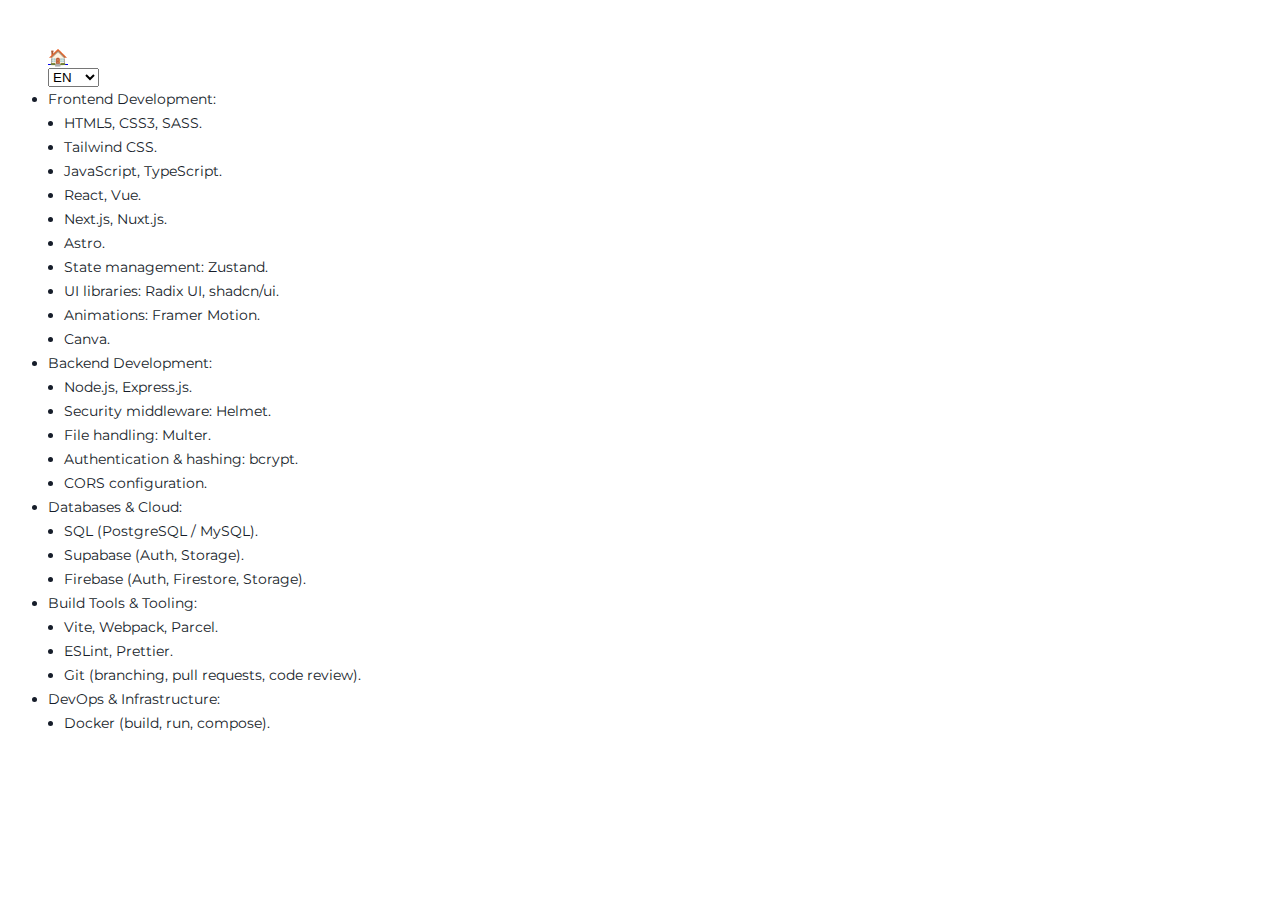
<file: page/gallery/it_portfolio.html>
<!doctype html>
<html lang="en">
  <head>
    <meta charset="UTF-8" />
    <meta http-equiv="X-UA-Compatible" content="IE=edge" />
    <meta name="viewport" content="width=device-width, initial-scale=1.0" />
    <title>IT portfolio</title>
    <link rel="preconnect" href="https://fonts.googleapis.com" />
    <link rel="preconnect" href="https://fonts.gstatic.com" crossorigin />
    <link
      href="https://fonts.googleapis.com/css2?family=Montserrat:wght@100..900&display=swap"
      rel="stylesheet"
    />
    <link rel="stylesheet" href="../../css/styles.css" />
    <link rel="canonical" href="./index.html" />
    <link rel="alternate" hreflang="en" href="./index.html?lang=en" />
    <link rel="alternate" hreflang="uk" href="./index.html?lang=uk" />
    <link rel="alternate" hreflang="pl" href="./index.html?lang=pl" />
  </head>
  <body data-gallery="it-portfolio">
    <div class="head-container">
      <div class="back-btn">
        <a href="../../index.html" class="back" data-i18n="ui.back"> 🏠</a>
      </div>
      <div class="lang-switch" aria-label="Language switcher">
        <select id="lang-switch" aria-label="Language">
          <option value="en">EN</option>
          <option value="uk">UKR</option>
          <option value="pl">PL</option>
        </select>
      </div>
    </div>

    <li class="skills-list-item">Frontend Development:</li>
    <ul>
      <li class="skills-list-dubl">HTML5, CSS3, SASS.</li>
      <li class="skills-list-dubl">Tailwind CSS.</li>
      <li class="skills-list-dubl">JavaScript, TypeScript.</li>
      <li class="skills-list-dubl">React, Vue.</li>
      <li class="skills-list-dubl">Next.js, Nuxt.js.</li>
      <li class="skills-list-dubl">Astro.</li>
      <li class="skills-list-dubl">State management: Zustand.</li>
      <li class="skills-list-dubl">UI libraries: Radix UI, shadcn/ui.</li>
      <li class="skills-list-dubl">Animations: Framer Motion.</li>
      <li class="skills-list-dubl">Canva.</li>
    </ul>

    <li class="skills-list-item">Backend Development:</li>
    <ul>
      <li class="skills-list-dubl">Node.js, Express.js.</li>
      <li class="skills-list-dubl">Security middleware: Helmet.</li>
      <li class="skills-list-dubl">File handling: Multer.</li>
      <li class="skills-list-dubl">Authentication & hashing: bcrypt.</li>
      <li class="skills-list-dubl">CORS configuration.</li>
    </ul>

    <li class="skills-list-item">Databases & Cloud:</li>
    <ul>
      <li class="skills-list-dubl">SQL (PostgreSQL / MySQL).</li>
      <li class="skills-list-dubl">Supabase (Auth, Storage).</li>
      <li class="skills-list-dubl">Firebase (Auth, Firestore, Storage).</li>
    </ul>

    <li class="skills-list-item">Build Tools & Tooling:</li>
    <ul>
      <li class="skills-list-dubl">Vite, Webpack, Parcel.</li>
      <li class="skills-list-dubl">ESLint, Prettier.</li>
      <li class="skills-list-dubl">
        Git (branching, pull requests, code review).
      </li>
    </ul>

    <li class="skills-list-item">DevOps & Infrastructure:</li>
    <ul>
      <li class="skills-list-dubl">Docker (build, run, compose).</li>
    </ul>
  </body>
</html>
</file>
<file: css/starter.css>
body {
  margin: 0;
  padding: 0;
  display: flex;
  justify-content: center;
  align-items: center;
  height: 100vh;
  background-color: #f0f0f0;
}

.portfolio {
  position: relative;
  display: inline-block;
  width: 350px;
}

.portfolio img {
  width: 100%;
}

.portfolio .descr {
  position: absolute;
  top: 0;
  left: 0;
  width: 100%;
  height: 100%;
  display: flex;
  justify-content: center;
  align-items: center;
  background-color: rgba(115, 72, 167, 0.608);
  opacity: 0;
  transition: opacity 0.3s ease;
}

.portfolio:hover .descr {
  opacity: 1;
}

.descr a {
  color: white;
  text-decoration: none;
  display: block;
  margin: 5px;
  padding: 10px;
  background-color: rgba(177, 6, 83, 0.856);
  border-radius: 5px;
}

.descr a:hover {
  background-color: rgba(255, 255, 255, 0.5);
}
</file>
<file: css/styles.css>
body {
  background: F6F6FA;
  padding-left: 40px;
  padding-top: 40px;
  padding-right: 40px;
  padding-bottom: 40px;
  font-family: "Montserrat", sans-serif;
}

ul,
ol {
  margin-top: 0;
  margin-bottom: 0;
}

.wrapper {
  background: #ffffff;
  display: flex;
  flex-direction: row-reverse;
  width: 1200px;
  margin: 0 auto;
}

/* my-content */
.my-content {
  padding-left: 88px;
  padding-top: 80px;
  padding-right: 40px;
  padding-bottom: 80px;
  box-sizing: border-box;
}

/* my-info */
.my-info {
  margin-bottom: 40px;
}

.my-profesion {
  font-weight: 700;
  font-size: 14px;
  line-height: 121%;
  color: #000;
  margin-top: 0;
  margin-bottom: 8px;
}

.my-name {
  font-weight: 700;
  font-size: 45px;
  line-height: 122%;
  color: #000;
  margin-bottom: 12px;
  margin-top: 0;
}

.my-bio {
  font-weight: 400;
  font-size: 14px;
  line-height: 171%;
  color: #595959;
}

/* projects */

.my-projects {
  margin-bottom: 40px;
}

.projects {
  font-weight: 700;
  font-size: 22px;
  line-height: 123%;
  color: #000;
  margin-top: 0;
  margin-bottom: 8px;
}

.my-projects-item {
  font-weight: 700;
  font-size: 14px;
  line-height: 171%;
  color: #000;
}

.pojects-list {
  padding-left: 16px;
}

.my-projects-item-link {
  font-weight: 400;
  font-size: 14px;
  line-height: 171%;
  text-decoration: underline;
  text-decoration-skip-ink: none;
  color: #005fff;
}

.my-projects-item-tech {
  font-weight: 400;
  font-size: 14px;
  line-height: 171%;
  color: #595959;
}

.work-experience {
  margin-bottom: 12px;
}

.work-experience-title {
  font-weight: 700;
  font-size: 22px;
  line-height: 123%;
  color: #000;
  margin-top: 0;
  margin-bottom: 8px;
}

.company-name {
  font-weight: 700;
  font-size: 16px;
  line-height: 125%;
  color: #6d9bf5;
}

.job {
  font-weight: 700;
  font-size: 16px;
  line-height: 125%;
  color: #000;
  margin-top: 0;
  margin-bottom: 12px;
}

.job-data {
  font-weight: 400;
  font-size: 12px;
  line-height: 125%;
  color: #a8a8a8;
  margin-bottom: 8px;
}

.location {
  color: #000;
}

.job-list {
  padding-left: 28px;
  margin-top: 0;
}

.job-list-dub {
  margin-left: -24px;
}

.job-posicion {
  font-weight: 400;
  font-size: 14px;
  line-height: 171%;
  color: #595959;
}

.company-1 {
  margin-bottom: 12px;
}

.company-2 {
  margin-bottom: 12px;
}

.company-3 {
  margin-bottom: 40px;
}

/* edukation */

.edukation-title {
  font-weight: 700;
  font-size: 22px;
  color: #000;
  margin-top: 0;
  margin-bottom: 12px;
}

.schol-name {
  font-weight: 700;
  font-size: 16px;
  color: #6d9bf5;
  margin-top: 0;
  margin-bottom: 8px;
}

.name-profession {
  font-weight: 700;
  font-size: 16px;
  line-height: 125%;
  color: #000;
  margin-top: 0;
  margin-bottom: 8px;
}

.studi-data {
  font-weight: 400;
  font-size: 12px;
  color: #a8a8a8;
  margin-top: 0;
  margin-bottom: 40px;
}

/* sidebar */
.sidebar {
  background: #d1e09660;
  padding-top: 40px;
  padding-bottom: 40px;
  box-sizing: border-box;
  width: 370px;
}

.sidebar-content {
  padding-left: 40px;
  padding-top: 40px;
  padding-right: 40px;
  box-sizing: border-box;
}

.contacts-title {
  font-weight: 700;
  font-size: 22px;
  color: #161d2a;
  line-height: normal;
  margin-top: 0;
  margin-bottom: 8px;
}

.conts-typ {
  font-weight: 700;
  font-size: 14px;
  line-height: 171%;
  color: #161d2a;
  margin-right: 8px;
}

.contacts-linl {
  text-decoration: underline;
  font-weight: 400;
  font-size: 14px;
  line-height: 24px;
  color: #2979ff;
}

.skills-list-dubl {
  font-weight: 400;
  font-size: 14px;
  line-height: 24px;
  color: #161d2a;
  margin-left: -24px;
}

.contacts-item {
  margin-top: 0;
  margin-bottom: 4px;
}

.contacts-contaner {
  margin-bottom: 40px;
}

.t-skills {
  margin-bottom: 40px;
}

.skills-titke {
  font-weight: 700;
  font-size: 22px;
  color: #161d2a;
  margin-top: 0;
  margin-bottom: 8px;
}

.skills-list {
  padding-left: 16px;
}

.skills-list-item {
  font-weight: 400;
  font-size: 14px;
  line-height: 24px;
  color: #161d2a;
}

.s-skills {
  margin-bottom: 40px;
}
</file>
